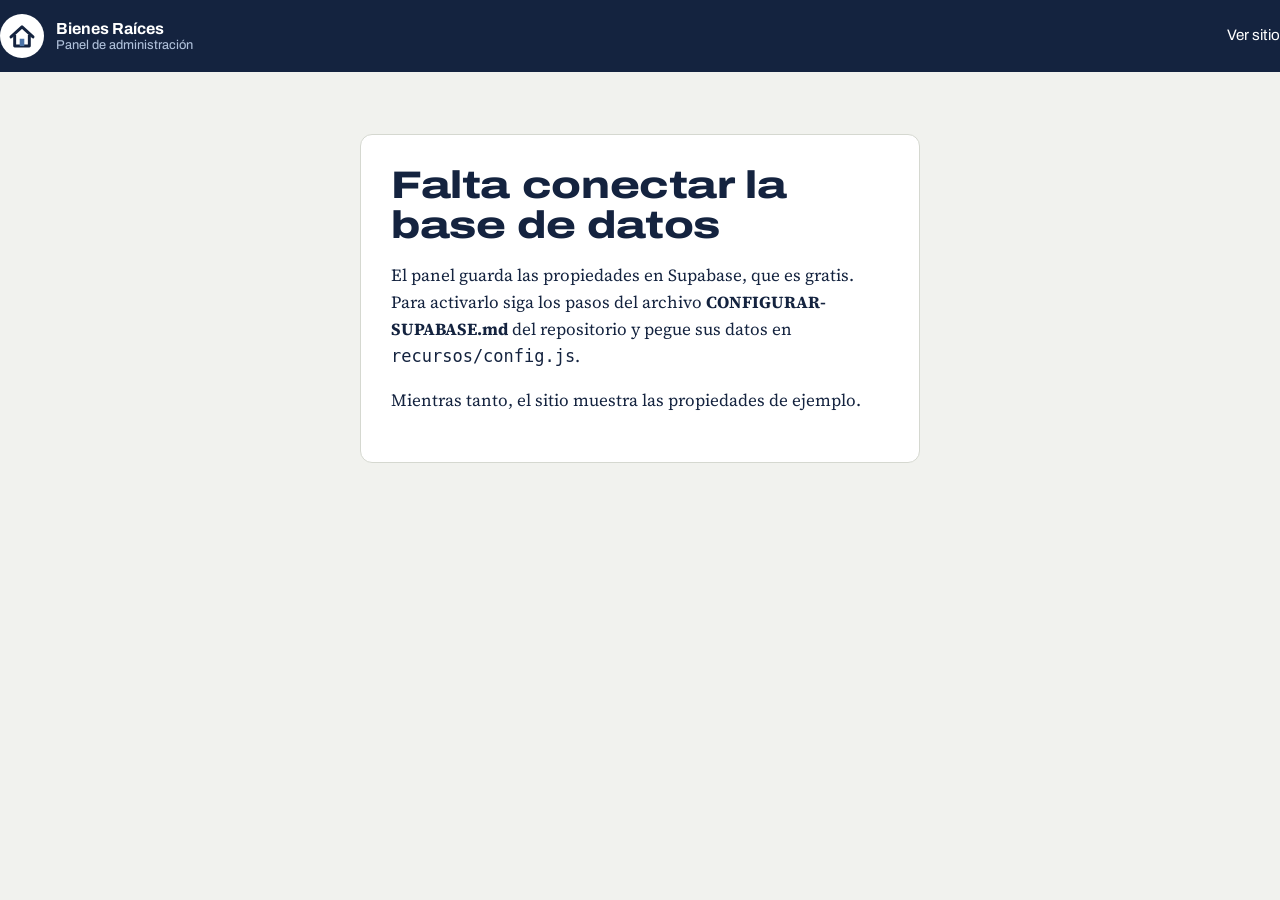
<file: admin.html>
<!doctype html>
<html lang="es-MX">
<head>
<meta charset="utf-8">
<meta name="viewport" content="width=device-width, initial-scale=1">
<title>Administrar casas | Bienes Raíces Monterrey</title>
<meta name="robots" content="noindex, nofollow">
<meta name="theme-color" content="#14233F">
<link rel="icon" href="data:image/svg+xml,%3Csvg xmlns=%22http://www.w3.org/2000/svg%22 viewBox=%220 0 48 48%22%3E%3Ccircle cx=%2224%22 cy=%2224%22 r=%2224%22 fill=%22%2314233F%22/%3E%3Cpath d=%22M12 25 24 14l12 11M16 23v12h16V23%22 fill=%22none%22 stroke=%22%23fff%22 stroke-width=%223.4%22 stroke-linejoin=%22round%22/%3E%3C/svg%3E">
<link rel="preconnect" href="https://fonts.googleapis.com">
<link rel="preconnect" href="https://fonts.gstatic.com" crossorigin>
<link href="https://fonts.googleapis.com/css2?family=Archivo:wdth,wght@100..125,400..800&family=Source+Serif+4:ital,opsz,wght@0,8..60,400..600;1,8..60,400&display=swap" rel="stylesheet">
<link rel="stylesheet" href="recursos/leaflet/leaflet.css">
<link rel="stylesheet" href="recursos/propiedades.css?v=4">
<link rel="stylesheet" href="recursos/admin.css?v=4">
</head>
<body class="pagina-admin">

<header class="cabecera">
  <div class="contenedor barra">
    <a class="marca" href="index.html" aria-label="Ver el sitio">
      <svg class="logo-casa" viewBox="0 0 48 48" aria-hidden="true"><circle cx="24" cy="24" r="24" fill="#fff"/><path d="M12 25 24 14l12 11" fill="none" stroke="#14233F" stroke-width="3.2" stroke-linecap="round" stroke-linejoin="round"/><path d="M16 23v12h16V23" fill="none" stroke="#14233F" stroke-width="3.2" stroke-linejoin="round"/><rect x="21.5" y="27" width="5" height="8" fill="#4C74A8"/></svg>
      <span>Bienes Raíces<small>Panel de administración</small></span>
    </a>
    <nav aria-label="Panel">
      <a href="index.html" target="_blank" rel="noopener">Ver sitio</a>
      <span class="usuario" id="usuario" hidden></span>
      <button class="boton claro" type="button" id="salir" hidden>Cerrar sesión</button>
    </nav>
  </div>
</header>

<main class="contenedor">

  <!-- Sin conectar -->
  <section class="caja" id="sin-config" hidden>
    <h1>Falta conectar la base de datos</h1>
    <p>El panel guarda las propiedades en Supabase, que es gratis. Para activarlo siga los pasos del archivo <b>CONFIGURAR-SUPABASE.md</b> del repositorio y pegue sus datos en <code>recursos/config.js</code>.</p>
    <p>Mientras tanto, el sitio muestra las propiedades de ejemplo.</p>
  </section>

  <!-- Entrar -->
  <section class="caja entrar" id="entrar" hidden>
    <h1>Entrar al panel</h1>
    <form id="form-entrar" novalidate>
      <label class="campo">Correo<input type="email" name="email" autocomplete="username" required></label>
      <label class="campo">Contraseña<input type="password" name="password" autocomplete="current-password" required></label>
      <p class="mensaje" id="msg-entrar" role="alert"></p>
      <button class="boton" type="submit">Entrar</button>
      <button class="enlace" type="button" id="olvide">Olvidé mi contraseña</button>
    </form>
  </section>

  <!-- Nueva contraseña (al llegar desde el correo de recuperación) -->
  <section class="caja entrar" id="nueva-clave" hidden>
    <h1>Nueva contraseña</h1>
    <form id="form-clave" novalidate>
      <label class="campo">Escriba su nueva contraseña<input type="password" name="password" autocomplete="new-password" minlength="8" required></label>
      <p class="mensaje" id="msg-clave" role="alert"></p>
      <button class="boton" type="submit">Guardar contraseña</button>
    </form>
  </section>

  <!-- Panel -->
  <section id="panel" hidden>
    <div class="panel-encabezado">
      <div>
        <h1>Casas en venta</h1>
        <p class="conteo" id="conteo-admin"></p>
      </div>
      <div class="panel-acciones">
        <label class="buscar"><span class="oculto">Buscar</span><input type="search" id="buscar" placeholder="Buscar por clave, colonia o municipio"></label>
        <button class="boton" type="button" id="agregar"><span aria-hidden="true">+</span> Agregar casa</button>
      </div>
    </div>
    <p class="mensaje" id="msg-panel" role="status"></p>
    <div class="tabla-envoltura">
      <table class="tabla">
        <thead><tr><th>Foto</th><th>Propiedad</th><th>Recámaras</th><th>Precio</th><th>Visible</th><th><span class="oculto">Acciones</span></th></tr></thead>
        <tbody id="filas"></tbody>
      </table>
    </div>
  </section>
</main>

<!-- Editor de una propiedad -->
<dialog class="editor" id="editor" aria-labelledby="titulo-editor">
  <form id="form-propiedad" novalidate>
    <header class="editor-cabecera">
      <h2 id="titulo-editor">Agregar casa</h2>
      <button class="cerrar" type="button" data-cancelar aria-label="Cerrar">×</button>
    </header>
    <div class="editor-cuerpo">
      <fieldset class="grupo">
        <legend>Datos principales</legend>
        <div class="rejilla-campos">
          <label class="campo">Clave<input name="clave" required maxlength="20"></label>
          <input type="hidden" name="operacion" value="venta"><input type="hidden" name="tipo" value="Casa">
          <label class="campo">Precio de venta en pesos<input name="precio" type="number" min="0" step="1000" inputmode="numeric" required></label>
          <label class="campo">Colonia<input name="colonia" required></label>
          <label class="campo">Municipio<input name="municipio" required list="municipios"></label>
        </div>
        <datalist id="municipios">
          <option>Monterrey</option><option>San Pedro Garza García</option><option>Guadalupe</option><option>San Nicolás de los Garza</option>
          <option>Apodaca</option><option>General Escobedo</option><option>Santa Catarina</option><option>García</option><option>Juárez</option><option>Santiago</option>
        </datalist>
      </fieldset>

      <fieldset class="grupo">
        <legend>Características <small>(deje 0 si no aplica)</small></legend>
        <div class="rejilla-campos chicos">
          <label class="campo">Recámaras<input name="recamaras" type="number" min="0" step="1" value="0"></label>
          <label class="campo">Baños<input name="banos" type="number" min="0" step="0.5" value="0"></label>
          <label class="campo">Estacionamientos<input name="estacionamientos" type="number" min="0" step="1" value="0"></label>
          <label class="campo">Construcción m²<input name="construccion" type="number" min="0" step="1" value="0"></label>
          <label class="campo">Terreno m²<input name="terreno" type="number" min="0" step="1" value="0"></label>
        </div>
        <label class="campo">Descripción<textarea name="descripcion" rows="4" maxlength="1500"></textarea></label>
      </fieldset>

      <fieldset class="grupo">
        <legend>Ubicación</legend>
        <p class="ayuda">Toque el mapa o arrastre el marcador hasta donde está la propiedad.</p>
        <div class="ubicar">
          <button class="boton secundario chico" type="button" id="ubicar-colonia">Buscar la colonia en el mapa</button>
          <span class="coordenadas" id="coordenadas">Sin ubicación</span>
        </div>
        <div id="mapa-editor"></div>
        <input type="hidden" name="lat"><input type="hidden" name="lng">
      </fieldset>

      <fieldset class="grupo">
        <legend>Fotos</legend>
        <p class="ayuda">La primera es la que sale en el catálogo y en el mapa. Se reducen solas para que carguen rápido.</p>
        <div class="fotos" id="fotos"></div>
        <label class="boton secundario chico subir">
          <input type="file" id="subir-fotos" accept="image/*" multiple>Agregar fotos
        </label>
        <p class="mensaje" id="msg-fotos" role="status"></p>
      </fieldset>

      <label class="interruptor"><input type="checkbox" name="visible" checked> Mostrar en el sitio</label>
    </div>
    <footer class="editor-pie">
      <p class="mensaje" id="msg-editor" role="alert"></p>
      <button class="enlace peligro" type="button" id="borrar" hidden>Borrar propiedad</button>
      <button class="boton secundario" type="button" data-cancelar>Cancelar</button>
      <button class="boton" type="submit" id="guardar">Guardar</button>
    </footer>
  </form>
</dialog>

<script src="recursos/config.js?v=4"></script>
<script src="recursos/supabase/supabase.js"></script>
<script src="recursos/leaflet/leaflet.js"></script>
<script src="recursos/propiedades.js?v=4"></script>
<script src="recursos/admin.js?v=4"></script>
</body>
</html>
</file>
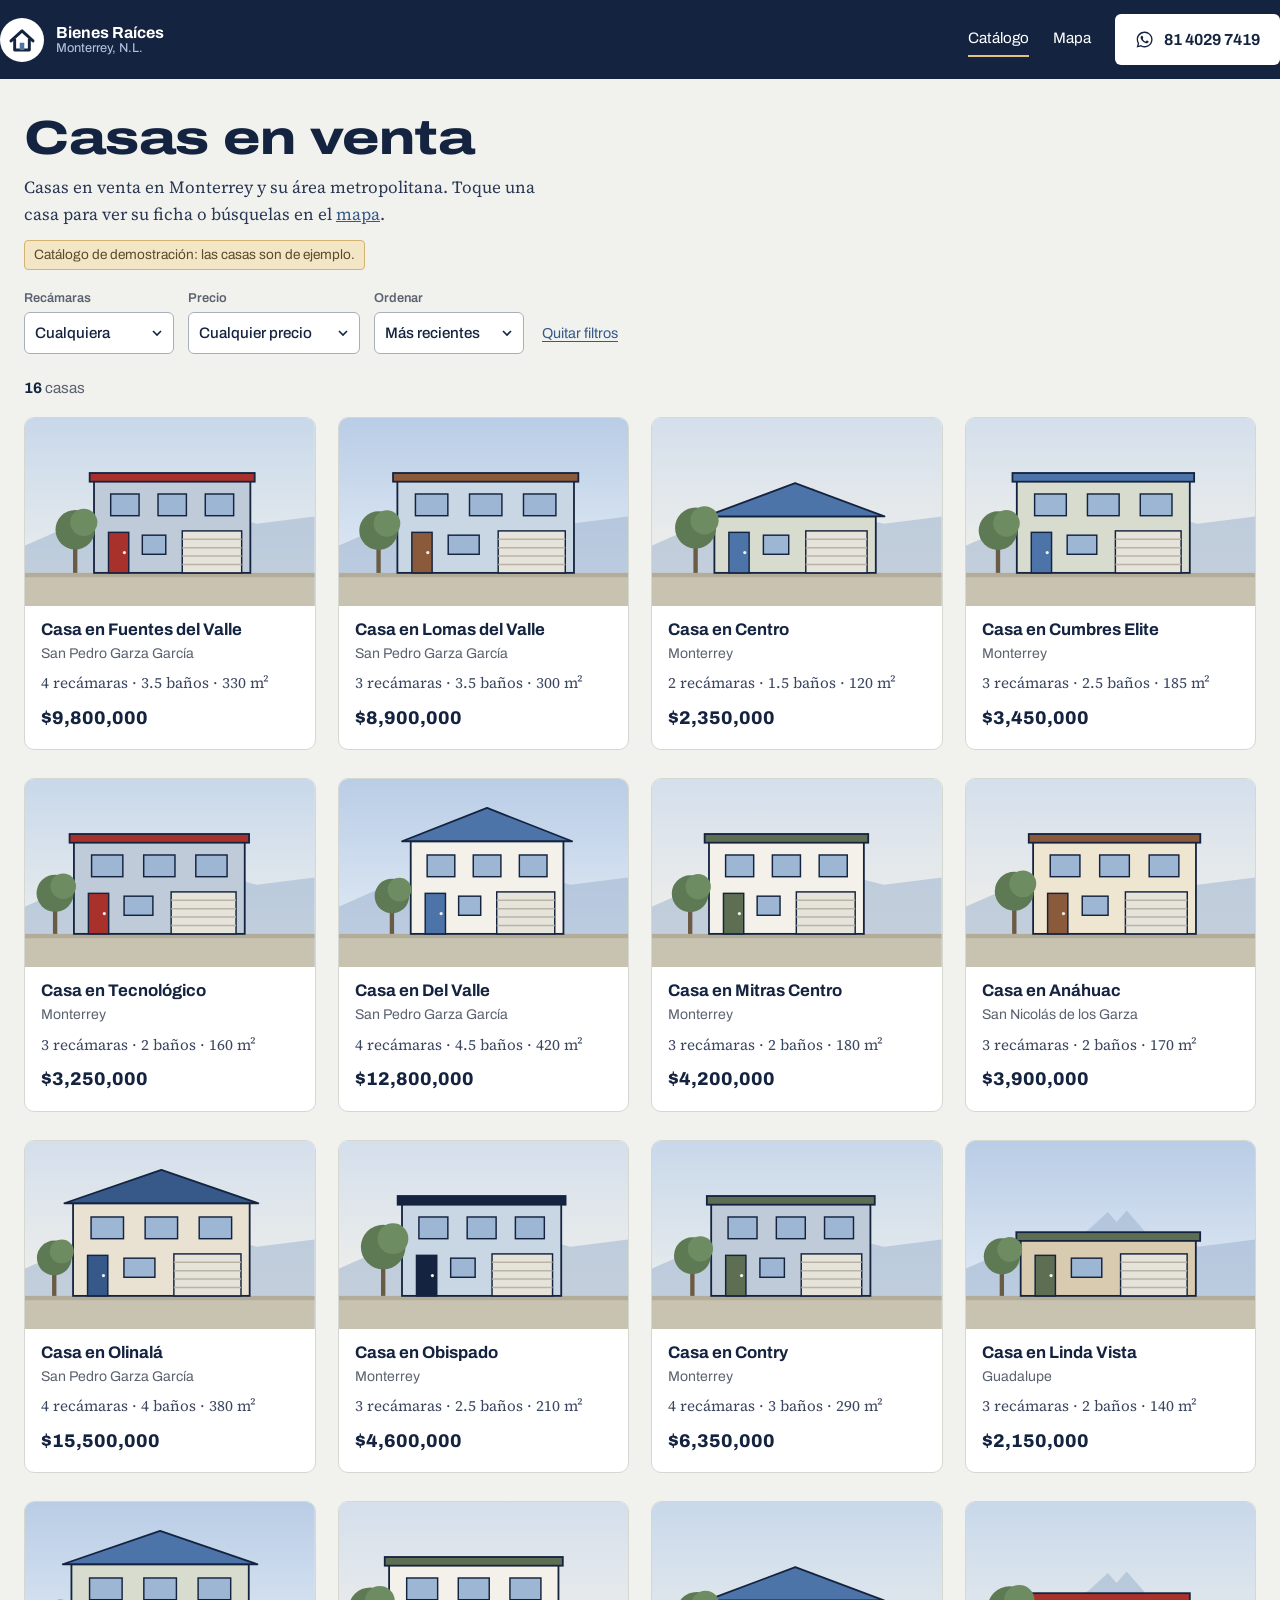
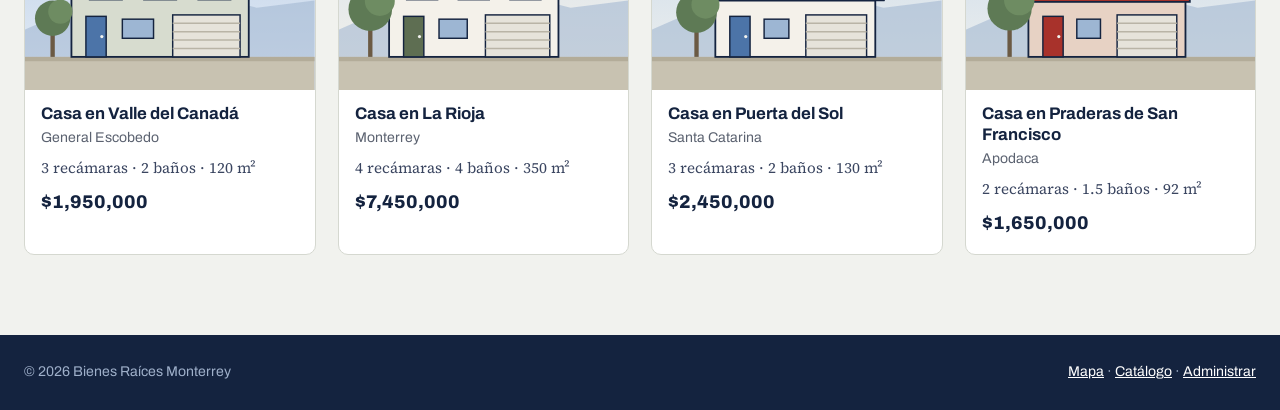
<file: catalogo.html>
<!doctype html>
<html lang="es-MX">
<head>
<meta charset="utf-8">
<meta name="viewport" content="width=device-width, initial-scale=1">
<title>Casas en venta en Monterrey | Bienes Raíces Monterrey</title>
<meta name="description" content="Catálogo de casas en venta en Monterrey y su área metropolitana. Pregunte por cualquier casa por WhatsApp.">
<meta name="theme-color" content="#14233F">
<link rel="icon" href="data:image/svg+xml,%3Csvg xmlns=%22http://www.w3.org/2000/svg%22 viewBox=%220 0 48 48%22%3E%3Ccircle cx=%2224%22 cy=%2224%22 r=%2224%22 fill=%22%2314233F%22/%3E%3Cpath d=%22M12 25 24 14l12 11M16 23v12h16V23%22 fill=%22none%22 stroke=%22%23fff%22 stroke-width=%223.4%22 stroke-linejoin=%22round%22/%3E%3C/svg%3E">
<meta property="og:type" content="website">
<meta property="og:locale" content="es_MX">
<meta property="og:title" content="Propiedades en Monterrey · Bienes Raíces Monterrey">
<meta property="og:description" content="Casas en venta en Monterrey.">
<link rel="preconnect" href="https://fonts.googleapis.com">
<link rel="preconnect" href="https://fonts.gstatic.com" crossorigin>
<link href="https://fonts.googleapis.com/css2?family=Archivo:wdth,wght@100..125,400..800&family=Source+Serif+4:ital,opsz,wght@0,8..60,400..600;1,8..60,400&display=swap" rel="stylesheet">
<link rel="stylesheet" href="recursos/propiedades.css?v=4">
</head>
<body>

<svg width="0" height="0" style="position:absolute" aria-hidden="true">
  <symbol id="wa" viewBox="0 0 24 24"><path fill="currentColor" d="M12.04 2C6.58 2 2.13 6.45 2.13 11.91c0 1.75.46 3.45 1.32 4.95L2.05 22l5.25-1.38a9.9 9.9 0 0 0 4.74 1.21h.01c5.46 0 9.91-4.45 9.91-9.91 0-2.65-1.03-5.14-2.9-7.01A9.82 9.82 0 0 0 12.04 2Zm0 18.15h-.01a8.23 8.23 0 0 1-4.2-1.15l-.3-.18-3.12.82.83-3.04-.2-.31a8.2 8.2 0 0 1-1.26-4.38c0-4.54 3.7-8.24 8.25-8.24 2.2 0 4.27.86 5.83 2.42a8.18 8.18 0 0 1 2.41 5.83c0 4.54-3.7 8.23-8.23 8.23Zm4.52-6.16c-.25-.12-1.47-.72-1.69-.81-.23-.08-.39-.12-.56.13-.17.25-.64.81-.78.97-.14.17-.29.19-.54.06-.25-.12-1.05-.39-1.99-1.23-.74-.66-1.23-1.47-1.38-1.72-.14-.25-.02-.38.11-.51.11-.11.25-.29.37-.43.13-.15.17-.25.25-.42.08-.17.04-.31-.02-.43-.06-.12-.56-1.34-.76-1.84-.2-.48-.41-.42-.56-.43h-.48a.92.92 0 0 0-.66.31c-.23.25-.87.85-.87 2.07 0 1.22.89 2.4 1.02 2.57.12.17 1.75 2.67 4.23 3.74.59.26 1.05.41 1.41.52.59.19 1.13.16 1.56.1.48-.07 1.47-.6 1.67-1.18.21-.58.21-1.07.14-1.18-.06-.1-.22-.16-.47-.28Z"/></symbol>
</svg>

<header class="cabecera">
  <div class="contenedor barra">
    <a class="marca" href="index.html" aria-label="Bienes Raíces Monterrey, inicio">
      <svg class="logo-casa" viewBox="0 0 48 48" aria-hidden="true"><circle cx="24" cy="24" r="24" fill="#fff"/><path d="M12 25 24 14l12 11" fill="none" stroke="#14233F" stroke-width="3.2" stroke-linecap="round" stroke-linejoin="round"/><path d="M16 23v12h16V23" fill="none" stroke="#14233F" stroke-width="3.2" stroke-linejoin="round"/><rect x="21.5" y="27" width="5" height="8" fill="#4C74A8"/></svg>
      <span>Bienes Raíces<small>Monterrey, N.L.</small></span>
    </a>
    <nav aria-label="Principal">
      <a href="catalogo.html" aria-current="page">Catálogo</a>
      <a href="index.html" data-conservar-filtros>Mapa</a>
      <a class="boton claro" href="https://wa.me/528140297419" target="_blank" rel="noopener"><svg aria-hidden="true"><use href="#wa"/></svg><span>81 4029 7419</span></a>
    </nav>
  </div>
</header>

<main class="contenedor">
  <div class="titular">
    <h1>Casas en venta</h1>
    <p>Casas en venta en Monterrey y su área metropolitana. Toque una casa para ver su ficha o búsquelas en el <a href="index.html" data-conservar-filtros>mapa</a>.</p>
    <span class="aviso-demo">Catálogo de demostración: las casas son de ejemplo.</span>
  </div>

  <form class="filtros" id="filtros" aria-label="Filtrar propiedades">
    <label>Recámaras
      <select name="recamaras">
        <option value="">Cualquiera</option>
        <option value="1">1 o más</option><option value="2">2 o más</option><option value="3">3 o más</option><option value="4">4 o más</option>
      </select>
    </label>
    <label>Precio
      <select name="precio"></select>
    </label>
    <label>Ordenar
      <select name="orden" data-defecto="recientes">
        <option value="recientes">Más recientes</option>
        <option value="precio-asc">Menor precio</option>
        <option value="precio-desc">Mayor precio</option>
        <option value="tamano">Más grandes</option>
      </select>
    </label>
    <button class="limpiar" type="reset">Quitar filtros</button>
  </form>

  <p class="conteo" id="conteo" aria-live="polite" style="margin:22px 0 16px"></p>
  <div class="rejilla" id="rejilla"></div>
  <div style="height:80px"></div>
</main>

<footer class="pie">
  <div class="contenedor">
    <span>© <span id="anio"></span> Bienes Raíces Monterrey</span>
    <span><a href="index.html">Mapa</a> · <a href="catalogo.html">Catálogo</a> · <a href="admin.html">Administrar</a></span>
  </div>
</footer>

<a class="flotante" href="https://wa.me/528140297419" target="_blank" rel="noopener" aria-label="Escribir por WhatsApp"><svg aria-hidden="true"><use href="#wa"/></svg></a>

<script src="recursos/config.js?v=4"></script>
<script src="recursos/supabase/supabase.js"></script>
<script src="recursos/propiedades-datos.js?v=4"></script>
<script src="recursos/propiedades.js?v=4"></script>
<script>
window.Propiedades.cargar().then(function(){
  const P = window.Propiedades;
  const form = document.getElementById('filtros');
  const rejilla = document.getElementById('rejilla');
  const conteo = document.getElementById('conteo');

  function pintar(){
    const r = P.filtrar(form);
    conteo.innerHTML = r.length === 1 ? '<b>1</b> casa' : `<b>${r.length}</b> casas`;
    rejilla.innerHTML = r.length ? r.map(P.tarjeta).join('')
      : `<p class="vacio">${P.error ? 'No se pudieron cargar las casas. Revise su conexión y recargue la página.' : 'No hay casas con esos filtros. Pruebe quitando alguno.'}</p>`;
  }

  P.leerFiltros(form);
  form.addEventListener('change', e => {
    P.guardarFiltros(form); pintar();
  });
  form.addEventListener('reset', () => setTimeout(() => { P.opcionesPrecio(form); P.guardarFiltros(form); pintar(); }));
  rejilla.addEventListener('click', e => {
    const b = e.target.closest('[data-abrir]');
    if (b) P.abrirFicha(b.dataset.abrir);
  });
  P.guardarFiltros(form);
  pintar();

  // Abrir la ficha si la dirección trae la clave (por ejemplo catalogo.html#P-101)
  if (location.hash) P.abrirFicha(decodeURIComponent(location.hash.slice(1)));
});
</script>
</body>
</html>
</file>
<file: recursos/leaflet/leaflet.css>
/* required styles */

.leaflet-pane,
.leaflet-tile,
.leaflet-marker-icon,
.leaflet-marker-shadow,
.leaflet-tile-container,
.leaflet-pane > svg,
.leaflet-pane > canvas,
.leaflet-zoom-box,
.leaflet-image-layer,
.leaflet-layer {
	position: absolute;
	left: 0;
	top: 0;
	}
.leaflet-container {
	overflow: hidden;
	}
.leaflet-tile,
.leaflet-marker-icon,
.leaflet-marker-shadow {
	-webkit-user-select: none;
	   -moz-user-select: none;
	        user-select: none;
	  -webkit-user-drag: none;
	}
/* Prevents IE11 from highlighting tiles in blue */
.leaflet-tile::selection {
	background: transparent;
}
/* Safari renders non-retina tile on retina better with this, but Chrome is worse */
.leaflet-safari .leaflet-tile {
	image-rendering: -webkit-optimize-contrast;
	}
/* hack that prevents hw layers "stretching" when loading new tiles */
.leaflet-safari .leaflet-tile-container {
	width: 1600px;
	height: 1600px;
	-webkit-transform-origin: 0 0;
	}
.leaflet-marker-icon,
.leaflet-marker-shadow {
	display: block;
	}
/* .leaflet-container svg: reset svg max-width decleration shipped in Joomla! (joomla.org) 3.x */
/* .leaflet-container img: map is broken in FF if you have max-width: 100% on tiles */
.leaflet-container .leaflet-overlay-pane svg {
	max-width: none !important;
	max-height: none !important;
	}
.leaflet-container .leaflet-marker-pane img,
.leaflet-container .leaflet-shadow-pane img,
.leaflet-container .leaflet-tile-pane img,
.leaflet-container img.leaflet-image-layer,
.leaflet-container .leaflet-tile {
	max-width: none !important;
	max-height: none !important;
	width: auto;
	padding: 0;
	}

.leaflet-container img.leaflet-tile {
	/* See: https://bugs.chromium.org/p/chromium/issues/detail?id=600120 */
	mix-blend-mode: plus-lighter;
}

.leaflet-container.leaflet-touch-zoom {
	-ms-touch-action: pan-x pan-y;
	touch-action: pan-x pan-y;
	}
.leaflet-container.leaflet-touch-drag {
	-ms-touch-action: pinch-zoom;
	/* Fallback for FF which doesn't support pinch-zoom */
	touch-action: none;
	touch-action: pinch-zoom;
}
.leaflet-container.leaflet-touch-drag.leaflet-touch-zoom {
	-ms-touch-action: none;
	touch-action: none;
}
.leaflet-container {
	-webkit-tap-highlight-color: transparent;
}
.leaflet-container a {
	-webkit-tap-highlight-color: rgba(51, 181, 229, 0.4);
}
.leaflet-tile {
	filter: inherit;
	visibility: hidden;
	}
.leaflet-tile-loaded {
	visibility: inherit;
	}
.leaflet-zoom-box {
	width: 0;
	height: 0;
	-moz-box-sizing: border-box;
	     box-sizing: border-box;
	z-index: 800;
	}
/* workaround for https://bugzilla.mozilla.org/show_bug.cgi?id=888319 */
.leaflet-overlay-pane svg {
	-moz-user-select: none;
	}

.leaflet-pane         { z-index: 400; }

.leaflet-tile-pane    { z-index: 200; }
.leaflet-overlay-pane { z-index: 400; }
.leaflet-shadow-pane  { z-index: 500; }
.leaflet-marker-pane  { z-index: 600; }
.leaflet-tooltip-pane   { z-index: 650; }
.leaflet-popup-pane   { z-index: 700; }

.leaflet-map-pane canvas { z-index: 100; }
.leaflet-map-pane svg    { z-index: 200; }

.leaflet-vml-shape {
	width: 1px;
	height: 1px;
	}
.lvml {
	behavior: url(#default#VML);
	display: inline-block;
	position: absolute;
	}


/* control positioning */

.leaflet-control {
	position: relative;
	z-index: 800;
	pointer-events: visiblePainted; /* IE 9-10 doesn't have auto */
	pointer-events: auto;
	}
.leaflet-top,
.leaflet-bottom {
	position: absolute;
	z-index: 1000;
	pointer-events: none;
	}
.leaflet-top {
	top: 0;
	}
.leaflet-right {
	right: 0;
	}
.leaflet-bottom {
	bottom: 0;
	}
.leaflet-left {
	left: 0;
	}
.leaflet-control {
	float: left;
	clear: both;
	}
.leaflet-right .leaflet-control {
	float: right;
	}
.leaflet-top .leaflet-control {
	margin-top: 10px;
	}
.leaflet-bottom .leaflet-control {
	margin-bottom: 10px;
	}
.leaflet-left .leaflet-control {
	margin-left: 10px;
	}
.leaflet-right .leaflet-control {
	margin-right: 10px;
	}


/* zoom and fade animations */

.leaflet-fade-anim .leaflet-popup {
	opacity: 0;
	-webkit-transition: opacity 0.2s linear;
	   -moz-transition: opacity 0.2s linear;
	        transition: opacity 0.2s linear;
	}
.leaflet-fade-anim .leaflet-map-pane .leaflet-popup {
	opacity: 1;
	}
.leaflet-zoom-animated {
	-webkit-transform-origin: 0 0;
	    -ms-transform-origin: 0 0;
	        transform-origin: 0 0;
	}
svg.leaflet-zoom-animated {
	will-change: transform;
}

.leaflet-zoom-anim .leaflet-zoom-animated {
	-webkit-transition: -webkit-transform 0.25s cubic-bezier(0,0,0.25,1);
	   -moz-transition:    -moz-transform 0.25s cubic-bezier(0,0,0.25,1);
	        transition:         transform 0.25s cubic-bezier(0,0,0.25,1);
	}
.leaflet-zoom-anim .leaflet-tile,
.leaflet-pan-anim .leaflet-tile {
	-webkit-transition: none;
	   -moz-transition: none;
	        transition: none;
	}

.leaflet-zoom-anim .leaflet-zoom-hide {
	visibility: hidden;
	}


/* cursors */

.leaflet-interactive {
	cursor: pointer;
	}
.leaflet-grab {
	cursor: -webkit-grab;
	cursor:    -moz-grab;
	cursor:         grab;
	}
.leaflet-crosshair,
.leaflet-crosshair .leaflet-interactive {
	cursor: crosshair;
	}
.leaflet-popup-pane,
.leaflet-control {
	cursor: auto;
	}
.leaflet-dragging .leaflet-grab,
.leaflet-dragging .leaflet-grab .leaflet-interactive,
.leaflet-dragging .leaflet-marker-draggable {
	cursor: move;
	cursor: -webkit-grabbing;
	cursor:    -moz-grabbing;
	cursor:         grabbing;
	}

/* marker & overlays interactivity */
.leaflet-marker-icon,
.leaflet-marker-shadow,
.leaflet-image-layer,
.leaflet-pane > svg path,
.leaflet-tile-container {
	pointer-events: none;
	}

.leaflet-marker-icon.leaflet-interactive,
.leaflet-image-layer.leaflet-interactive,
.leaflet-pane > svg path.leaflet-interactive,
svg.leaflet-image-layer.leaflet-interactive path {
	pointer-events: visiblePainted; /* IE 9-10 doesn't have auto */
	pointer-events: auto;
	}

/* visual tweaks */

.leaflet-container {
	background: #ddd;
	outline-offset: 1px;
	}
.leaflet-container a {
	color: #0078A8;
	}
.leaflet-zoom-box {
	border: 2px dotted #38f;
	background: rgba(255,255,255,0.5);
	}


/* general typography */
.leaflet-container {
	font-family: "Helvetica Neue", Arial, Helvetica, sans-serif;
	font-size: 12px;
	font-size: 0.75rem;
	line-height: 1.5;
	}


/* general toolbar styles */

.leaflet-bar {
	box-shadow: 0 1px 5px rgba(0,0,0,0.65);
	border-radius: 4px;
	}
.leaflet-bar a {
	background-color: #fff;
	border-bottom: 1px solid #ccc;
	width: 26px;
	height: 26px;
	line-height: 26px;
	display: block;
	text-align: center;
	text-decoration: none;
	color: black;
	}
.leaflet-bar a,
.leaflet-control-layers-toggle {
	background-position: 50% 50%;
	background-repeat: no-repeat;
	display: block;
	}
.leaflet-bar a:hover,
.leaflet-bar a:focus {
	background-color: #f4f4f4;
	}
.leaflet-bar a:first-child {
	border-top-left-radius: 4px;
	border-top-right-radius: 4px;
	}
.leaflet-bar a:last-child {
	border-bottom-left-radius: 4px;
	border-bottom-right-radius: 4px;
	border-bottom: none;
	}
.leaflet-bar a.leaflet-disabled {
	cursor: default;
	background-color: #f4f4f4;
	color: #bbb;
	}

.leaflet-touch .leaflet-bar a {
	width: 30px;
	height: 30px;
	line-height: 30px;
	}
.leaflet-touch .leaflet-bar a:first-child {
	border-top-left-radius: 2px;
	border-top-right-radius: 2px;
	}
.leaflet-touch .leaflet-bar a:last-child {
	border-bottom-left-radius: 2px;
	border-bottom-right-radius: 2px;
	}

/* zoom control */

.leaflet-control-zoom-in,
.leaflet-control-zoom-out {
	font: bold 18px 'Lucida Console', Monaco, monospace;
	text-indent: 1px;
	}

.leaflet-touch .leaflet-control-zoom-in, .leaflet-touch .leaflet-control-zoom-out  {
	font-size: 22px;
	}


/* layers control */

.leaflet-control-layers {
	box-shadow: 0 1px 5px rgba(0,0,0,0.4);
	background: #fff;
	border-radius: 5px;
	}
.leaflet-control-layers-toggle {
	background-image: url(images/layers.png);
	width: 36px;
	height: 36px;
	}
.leaflet-retina .leaflet-control-layers-toggle {
	background-image: url(images/layers-2x.png);
	background-size: 26px 26px;
	}
.leaflet-touch .leaflet-control-layers-toggle {
	width: 44px;
	height: 44px;
	}
.leaflet-control-layers .leaflet-control-layers-list,
.leaflet-control-layers-expanded .leaflet-control-layers-toggle {
	display: none;
	}
.leaflet-control-layers-expanded .leaflet-control-layers-list {
	display: block;
	position: relative;
	}
.leaflet-control-layers-expanded {
	padding: 6px 10px 6px 6px;
	color: #333;
	background: #fff;
	}
.leaflet-control-layers-scrollbar {
	overflow-y: scroll;
	overflow-x: hidden;
	padding-right: 5px;
	}
.leaflet-control-layers-selector {
	margin-top: 2px;
	position: relative;
	top: 1px;
	}
.leaflet-control-layers label {
	display: block;
	font-size: 13px;
	font-size: 1.08333em;
	}
.leaflet-control-layers-separator {
	height: 0;
	border-top: 1px solid #ddd;
	margin: 5px -10px 5px -6px;
	}

/* Default icon URLs */
.leaflet-default-icon-path { /* used only in path-guessing heuristic, see L.Icon.Default */
	background-image: url(images/marker-icon.png);
	}


/* attribution and scale controls */

.leaflet-container .leaflet-control-attribution {
	background: #fff;
	background: rgba(255, 255, 255, 0.8);
	margin: 0;
	}
.leaflet-control-attribution,
.leaflet-control-scale-line {
	padding: 0 5px;
	color: #333;
	line-height: 1.4;
	}
.leaflet-control-attribution a {
	text-decoration: none;
	}
.leaflet-control-attribution a:hover,
.leaflet-control-attribution a:focus {
	text-decoration: underline;
	}
.leaflet-attribution-flag {
	display: inline !important;
	vertical-align: baseline !important;
	width: 1em;
	height: 0.6669em;
	}
.leaflet-left .leaflet-control-scale {
	margin-left: 5px;
	}
.leaflet-bottom .leaflet-control-scale {
	margin-bottom: 5px;
	}
.leaflet-control-scale-line {
	border: 2px solid #777;
	border-top: none;
	line-height: 1.1;
	padding: 2px 5px 1px;
	white-space: nowrap;
	-moz-box-sizing: border-box;
	     box-sizing: border-box;
	background: rgba(255, 255, 255, 0.8);
	text-shadow: 1px 1px #fff;
	}
.leaflet-control-scale-line:not(:first-child) {
	border-top: 2px solid #777;
	border-bottom: none;
	margin-top: -2px;
	}
.leaflet-control-scale-line:not(:first-child):not(:last-child) {
	border-bottom: 2px solid #777;
	}

.leaflet-touch .leaflet-control-attribution,
.leaflet-touch .leaflet-control-layers,
.leaflet-touch .leaflet-bar {
	box-shadow: none;
	}
.leaflet-touch .leaflet-control-layers,
.leaflet-touch .leaflet-bar {
	border: 2px solid rgba(0,0,0,0.2);
	background-clip: padding-box;
	}


/* popup */

.leaflet-popup {
	position: absolute;
	text-align: center;
	margin-bottom: 20px;
	}
.leaflet-popup-content-wrapper {
	padding: 1px;
	text-align: left;
	border-radius: 12px;
	}
.leaflet-popup-content {
	margin: 13px 24px 13px 20px;
	line-height: 1.3;
	font-size: 13px;
	font-size: 1.08333em;
	min-height: 1px;
	}
.leaflet-popup-content p {
	margin: 17px 0;
	margin: 1.3em 0;
	}
.leaflet-popup-tip-container {
	width: 40px;
	height: 20px;
	position: absolute;
	left: 50%;
	margin-top: -1px;
	margin-left: -20px;
	overflow: hidden;
	pointer-events: none;
	}
.leaflet-popup-tip {
	width: 17px;
	height: 17px;
	padding: 1px;

	margin: -10px auto 0;
	pointer-events: auto;

	-webkit-transform: rotate(45deg);
	   -moz-transform: rotate(45deg);
	    -ms-transform: rotate(45deg);
	        transform: rotate(45deg);
	}
.leaflet-popup-content-wrapper,
.leaflet-popup-tip {
	background: white;
	color: #333;
	box-shadow: 0 3px 14px rgba(0,0,0,0.4);
	}
.leaflet-container a.leaflet-popup-close-button {
	position: absolute;
	top: 0;
	right: 0;
	border: none;
	text-align: center;
	width: 24px;
	height: 24px;
	font: 16px/24px Tahoma, Verdana, sans-serif;
	color: #757575;
	text-decoration: none;
	background: transparent;
	}
.leaflet-container a.leaflet-popup-close-button:hover,
.leaflet-container a.leaflet-popup-close-button:focus {
	color: #585858;
	}
.leaflet-popup-scrolled {
	overflow: auto;
	}

.leaflet-oldie .leaflet-popup-content-wrapper {
	-ms-zoom: 1;
	}
.leaflet-oldie .leaflet-popup-tip {
	width: 24px;
	margin: 0 auto;

	-ms-filter: "progid:DXImageTransform.Microsoft.Matrix(M11=0.70710678, M12=0.70710678, M21=-0.70710678, M22=0.70710678)";
	filter: progid:DXImageTransform.Microsoft.Matrix(M11=0.70710678, M12=0.70710678, M21=-0.70710678, M22=0.70710678);
	}

.leaflet-oldie .leaflet-control-zoom,
.leaflet-oldie .leaflet-control-layers,
.leaflet-oldie .leaflet-popup-content-wrapper,
.leaflet-oldie .leaflet-popup-tip {
	border: 1px solid #999;
	}


/* div icon */

.leaflet-div-icon {
	background: #fff;
	border: 1px solid #666;
	}


/* Tooltip */
/* Base styles for the element that has a tooltip */
.leaflet-tooltip {
	position: absolute;
	padding: 6px;
	background-color: #fff;
	border: 1px solid #fff;
	border-radius: 3px;
	color: #222;
	white-space: nowrap;
	-webkit-user-select: none;
	-moz-user-select: none;
	-ms-user-select: none;
	user-select: none;
	pointer-events: none;
	box-shadow: 0 1px 3px rgba(0,0,0,0.4);
	}
.leaflet-tooltip.leaflet-interactive {
	cursor: pointer;
	pointer-events: auto;
	}
.leaflet-tooltip-top:before,
.leaflet-tooltip-bottom:before,
.leaflet-tooltip-left:before,
.leaflet-tooltip-right:before {
	position: absolute;
	pointer-events: none;
	border: 6px solid transparent;
	background: transparent;
	content: "";
	}

/* Directions */

.leaflet-tooltip-bottom {
	margin-top: 6px;
}
.leaflet-tooltip-top {
	margin-top: -6px;
}
.leaflet-tooltip-bottom:before,
.leaflet-tooltip-top:before {
	left: 50%;
	margin-left: -6px;
	}
.leaflet-tooltip-top:before {
	bottom: 0;
	margin-bottom: -12px;
	border-top-color: #fff;
	}
.leaflet-tooltip-bottom:before {
	top: 0;
	margin-top: -12px;
	margin-left: -6px;
	border-bottom-color: #fff;
	}
.leaflet-tooltip-left {
	margin-left: -6px;
}
.leaflet-tooltip-right {
	margin-left: 6px;
}
.leaflet-tooltip-left:before,
.leaflet-tooltip-right:before {
	top: 50%;
	margin-top: -6px;
	}
.leaflet-tooltip-left:before {
	right: 0;
	margin-right: -12px;
	border-left-color: #fff;
	}
.leaflet-tooltip-right:before {
	left: 0;
	margin-left: -12px;
	border-right-color: #fff;
	}

/* Printing */

@media print {
	/* Prevent printers from removing background-images of controls. */
	.leaflet-control {
		-webkit-print-color-adjust: exact;
		print-color-adjust: exact;
		}
	}
</file>
<file: recursos/propiedades.css>
/* Estilos del catálogo y del mapa de propiedades.  */
:root{
  --tinta:#14233F; --acero:#4C74A8; --acero-osc:#36598A; --papel:#F1F2EE; --hoja:#FFFFFF;
  --manila:#E3C27E; --manila-osc:#CFA95E; --sello:#A8322B; --gris:#5B6270; --linea:#D5D8D0;
  --sans:"Archivo",system-ui,sans-serif; --serif:"Source Serif 4",Georgia,serif; --ancho:1280px;
}
*{box-sizing:border-box}
body{margin:0;background:var(--papel);color:var(--tinta);font-family:var(--serif);font-size:1.0625rem;line-height:1.6;-webkit-font-smoothing:antialiased}
img{max-width:100%;display:block}
a{color:var(--acero-osc)}
:focus-visible{outline:3px solid var(--acero);outline-offset:3px;border-radius:2px}
h1,h2,h3{font-family:var(--sans);font-stretch:125%;font-weight:800;line-height:1.05;letter-spacing:-.01em;margin:0}
p{margin:0 0 1em}
.contenedor{max-width:var(--ancho);margin:0 auto;padding:0 24px}

.boton{display:inline-flex;align-items:center;justify-content:center;gap:.6em;font-family:var(--sans);font-weight:650;font-size:1rem;text-decoration:none;
  background:var(--tinta);color:#fff;border:0;border-radius:6px;padding:.8em 1.25em;cursor:pointer;transition:background .15s}
.boton:hover{background:var(--acero-osc)}
.boton svg{width:1.2em;height:1.2em;flex:none}
.boton.claro{background:#fff;color:var(--tinta)}
.boton.claro:hover{background:#DCE6F3}
.boton.secundario{background:transparent;color:var(--tinta);box-shadow:inset 0 0 0 1.5px var(--tinta)}
.boton.secundario:hover{background:#E9EDF4}

/* Encabezado */
.cabecera{background:var(--tinta);color:#fff}
.barra{display:flex;align-items:center;justify-content:space-between;gap:16px;padding:14px 0}
.marca{display:flex;align-items:center;gap:12px;text-decoration:none;color:#fff}
.marca .logo-casa{width:44px;height:44px;flex:none}
.marca span{font-family:var(--sans);font-weight:700;font-size:1rem;line-height:1.1}
.marca small{display:block;font-weight:450;color:#AFC0DA;font-size:.8rem}
.barra nav{display:flex;align-items:center;gap:24px;font-family:var(--sans);font-size:.95rem}
.barra nav a:not(.boton){color:#fff;text-decoration:none;padding:4px 0;border-bottom:2px solid transparent}
.barra nav a:not(.boton):hover{border-color:#8EB0D8}
.barra nav a[aria-current="page"]{border-color:var(--manila)}

/* Título de la página y filtros */
.titular{padding:34px 0 18px}
.titular h1{font-size:clamp(2rem,4.4vw,3rem)}
.titular p{color:#2A3754;margin:10px 0 0;max-width:60ch}
.aviso-demo{display:inline-block;font-family:var(--sans);font-size:.85rem;background:#F3E6C6;color:#5B4A27;border:1px solid #D2B470;border-radius:4px;padding:3px 9px;margin-top:12px}

.filtros{display:flex;flex-wrap:wrap;align-items:end;gap:12px 14px;font-family:var(--sans)}
.filtros label{display:flex;flex-direction:column;gap:4px;font-size:.8rem;font-weight:600;color:var(--gris)}
.filtros select{font:inherit;font-size:.95rem;font-weight:500;color:var(--tinta);background:var(--hoja);border:1.5px solid #A9AFBA;border-radius:6px;padding:8px 30px 8px 10px;min-width:150px;
  appearance:none;background-image:url("data:image/svg+xml,%3Csvg xmlns='http://www.w3.org/2000/svg' viewBox='0 0 24 24'%3E%3Cpath fill='none' stroke='%2314233F' stroke-width='2.4' d='m6 9 6 6 6-6'/%3E%3C/svg%3E");
  background-repeat:no-repeat;background-position:right 8px center;background-size:16px;cursor:pointer}
.filtros select:disabled{opacity:.55;cursor:not-allowed}
.filtros select:focus{outline:none;border-color:var(--acero);box-shadow:0 0 0 3px #C9D7EC}
.segmentos{display:flex;border:1.5px solid #A9AFBA;border-radius:6px;overflow:hidden;background:var(--hoja)}
.segmentos input{position:absolute;opacity:0;pointer-events:none}
.segmentos label{flex-direction:row;font-size:.95rem;font-weight:550;color:var(--tinta);padding:8px 14px;cursor:pointer;border-left:1.5px solid #A9AFBA}
.segmentos label:first-of-type{border-left:0}
.segmentos label:has(input:checked){background:var(--tinta);color:#fff}
.segmentos label:has(input:focus-visible){outline:3px solid var(--acero);outline-offset:-3px}
.filtros fieldset{border:0;margin:0;padding:0;display:flex;flex-direction:column;gap:4px}
.filtros legend{font-size:.8rem;font-weight:600;color:var(--gris);padding:0;margin-bottom:4px}
.limpiar{font:inherit;font-size:.9rem;background:none;border:0;color:var(--acero-osc);text-decoration:underline;text-underline-offset:3px;cursor:pointer;padding:9px 4px}
.conteo{font-family:var(--sans);font-size:.95rem;color:var(--gris);margin:0}
.conteo b{color:var(--tinta)}

/* Tarjetas */
.rejilla{display:grid;grid-template-columns:repeat(auto-fill,minmax(270px,1fr));gap:28px 22px}
.tarjeta{position:relative;background:var(--hoja);border:1px solid var(--linea);border-radius:10px;overflow:hidden;transition:box-shadow .18s,transform .18s,border-color .18s}
.tarjeta:hover,.tarjeta.activa{box-shadow:0 18px 36px -22px rgba(10,22,45,.55);transform:translateY(-2px);border-color:#B9C3D2}
.tarjeta.activa{border-color:var(--acero)}
.tarjeta-abrir{position:absolute;inset:0;z-index:2;background:none;border:0;cursor:pointer;border-radius:10px}
.tarjeta-img{position:relative;aspect-ratio:400/260;background:#DCE4EE;overflow:hidden}
.tarjeta-img svg,.tarjeta-img img{width:100%;height:100%;object-fit:cover;display:block}
.etiqueta{position:absolute;left:10px;top:10px;font-family:var(--sans);font-size:.78rem;font-weight:700;background:#fff;color:var(--tinta);border-radius:999px;padding:3px 10px;box-shadow:0 2px 6px rgba(0,0,0,.15)}
.etiqueta.renta{background:var(--manila)}
.tarjeta-texto{padding:14px 16px 16px}
.tarjeta h3{font-family:var(--sans);font-stretch:100%;font-weight:700;font-size:1.05rem;line-height:1.25;letter-spacing:0}
.tarjeta .lugar{font-family:var(--sans);font-size:.88rem;color:var(--gris);margin:2px 0 6px}
.tarjeta .resumen{font-size:.95rem;color:#3A4560;margin:0 0 8px}
.tarjeta .precio{font-family:var(--sans);font-weight:800;font-size:1.15rem;margin:0}
.tarjeta .precio small{font-weight:500;font-size:.85rem;color:var(--gris)}
.vacio{font-family:var(--sans);color:var(--gris);background:var(--hoja);border:1.5px dashed #B9C0CC;border-radius:10px;padding:34px;text-align:center}

/* Ficha (ventana con el detalle) */
dialog.ficha{width:min(760px,calc(100% - 32px));max-height:calc(100% - 40px);padding:0;border:0;border-radius:12px;background:var(--hoja);color:var(--tinta);
  box-shadow:0 40px 80px -30px rgba(10,22,45,.7);overflow:auto}
dialog.ficha::backdrop{background:rgba(20,35,63,.55)}
.ficha-img{background:#DCE4EE;aspect-ratio:400/210;overflow:hidden}
.ficha-img svg,.ficha-img img{width:100%;height:100%;object-fit:cover;display:block}
.ficha-texto{padding:34px 32px 30px}
.ficha .lugar{font-family:var(--sans);font-size:.9rem;color:var(--gris);margin:0 0 6px}
.ficha h2{font-size:clamp(1.6rem,3vw,2.1rem);margin-bottom:10px}
.ficha .precio{font-family:var(--sans);font-weight:800;font-size:1.5rem;color:var(--acero-osc);margin:0 0 18px}
.datos{display:grid;grid-template-columns:repeat(2,1fr);gap:0 18px;margin:0 0 18px;font-family:var(--sans)}
.datos div{display:flex;justify-content:space-between;gap:10px;padding:8px 0;border-bottom:1px solid var(--linea);font-size:.92rem}
.datos dt{color:var(--gris)}
.datos dd{margin:0;font-weight:650}
.ficha-acciones{display:flex;flex-wrap:wrap;gap:10px;margin-top:6px}
.cerrar{position:absolute;right:12px;top:12px;z-index:3;width:40px;height:40px;border-radius:50%;border:0;background:#fff;color:var(--tinta);font-size:1.6rem;line-height:1;cursor:pointer;box-shadow:0 3px 10px rgba(0,0,0,.2)}
.cerrar:hover{background:#E9EDF4}

/* Pie */
.pie{background:var(--tinta);color:#9FB0CA;font-family:var(--sans);font-size:.88rem;padding:26px 0}
.pie .contenedor{display:flex;justify-content:space-between;gap:16px;flex-wrap:wrap}
.pie a{color:#fff}

/* Botón flotante de WhatsApp (móvil) */
.flotante{display:none}

/* ---------- Mapa ---------- */
.pagina-mapa{height:100vh;height:100dvh;display:flex;flex-direction:column;overflow:hidden}
.pagina-mapa .barra-filtros{border-bottom:1px solid var(--linea);background:var(--papel);padding:12px 0}
.pagina-mapa .barra-filtros .contenedor{max-width:none;display:flex;align-items:end;justify-content:space-between;gap:12px 24px;flex-wrap:wrap}
.pagina-mapa h1{font-size:1.5rem;font-stretch:115%}
.vista{flex:1;min-height:0;display:grid;grid-template-columns:minmax(380px,56%) 1fr}
.listado{overflow-y:auto;padding:18px 24px 40px}
.listado .encabezado-lista{display:flex;align-items:center;justify-content:space-between;gap:12px;flex-wrap:wrap;margin-bottom:16px}
.listado .rejilla{grid-template-columns:repeat(auto-fill,minmax(230px,1fr));gap:22px 18px}
.solo-zona{display:flex;align-items:center;gap:8px;font-family:var(--sans);font-size:.9rem;cursor:pointer}
.solo-zona input{accent-color:var(--tinta);width:17px;height:17px;margin:0}
#mapa{position:relative;height:100%;background:#DCE4EE}
.cambiar-vista{display:none}

/* Etiqueta de precio sobre el mapa */
.pin{background:none;border:0}
.pin span{position:absolute;left:0;top:0;transform:translate(-50%,-100%);white-space:nowrap;font-family:var(--sans);font-weight:750;font-size:.85rem;line-height:1;
  background:#fff;color:var(--tinta);border-radius:999px;padding:7px 10px;box-shadow:0 2px 8px rgba(10,22,45,.35),0 0 0 1px rgba(20,35,63,.12);
  transition:transform .15s,background .15s,color .15s;cursor:pointer}
.pin span::after{content:"";position:absolute;left:50%;bottom:-5px;width:10px;height:10px;background:inherit;transform:translateX(-50%) rotate(45deg);border-radius:0 0 2px 0;z-index:-1}
.pin.renta span{background:#FBF4E4}
.pin:hover span,.pin.activo span{background:var(--tinta);color:#fff;transform:translate(-50%,-100%) scale(1.08)}
.pin.activo{z-index:1000 !important}
.leaflet-popup-content-wrapper{border-radius:10px;padding:0;overflow:hidden}
.leaflet-popup-content{margin:0;width:250px !important}
.leaflet-container{font-family:var(--sans)}
.globo{display:block;width:100%;text-align:left;font:inherit;background:none;border:0;padding:0;cursor:pointer;color:var(--tinta)}
.globo .tarjeta-img{aspect-ratio:400/220}
.globo div.texto{padding:10px 12px 12px}
.globo b{display:block;font-size:.95rem;line-height:1.25}
.globo small{display:block;color:var(--gris);font-size:.8rem;margin:2px 0 4px}
.globo strong{font-size:1rem}
.leaflet-container a.leaflet-popup-close-button{background:#fff;border-radius:50%;width:26px;height:26px;right:6px;top:6px;font-size:18px;line-height:24px;color:var(--tinta);box-shadow:0 2px 6px rgba(0,0,0,.2)}

@media (max-width:900px){
  .barra nav a.ocultar-movil{display:none}
  .ficha-texto{padding:24px 20px 24px}

  .vista{grid-template-columns:1fr;position:relative}
  #mapa{position:absolute;inset:0;visibility:hidden}
  .vista.ver-mapa #mapa{visibility:visible}
  .vista.ver-mapa .listado{visibility:hidden}
  .listado{padding:16px 16px 90px}
  .cambiar-vista{display:inline-flex;position:fixed;left:50%;bottom:20px;transform:translateX(-50%);z-index:1200;border-radius:999px;box-shadow:0 10px 24px -8px rgba(0,0,0,.5);padding:.8em 1.4em}
}
@media (max-width:560px){
  .contenedor{padding:0 16px}
  .marca small{display:none}
  .barra nav{gap:16px}
  .barra .boton span{display:none}
  .barra .boton{padding:.7em}
  .filtros{gap:10px}
  .filtros label,.filtros fieldset{flex:1 1 140px}
  .filtros select{min-width:0;width:100%}
  .segmentos label{padding:8px 11px}
  .datos{grid-template-columns:1fr}
  .flotante{display:flex;position:fixed;right:16px;bottom:16px;z-index:10;width:56px;height:56px;border-radius:50%;background:#1E8E4F;color:#fff;align-items:center;justify-content:center;box-shadow:0 8px 20px -6px rgba(0,0,0,.4)}
  .flotante svg{width:28px;height:28px}
  /* En el mapa los filtros van en una sola fila que se desliza de lado, para dejarle espacio al mapa */
  .pagina-mapa .barra-filtros{padding:10px 0}
  .pagina-mapa .filtros{flex-wrap:nowrap;overflow-x:auto;padding-bottom:4px;scrollbar-width:none}
  .pagina-mapa .filtros label,.pagina-mapa .filtros fieldset{flex:none}
  .pagina-mapa .filtros select{width:auto;min-width:128px}
  .pagina-mapa .filtros legend,.pagina-mapa .filtros>label{font-size:.75rem}
}
@media (prefers-reduced-motion:reduce){
  .tarjeta,.pin span{transition:none}
  .tarjeta:hover,.tarjeta.activa{transform:none}
}

/* Miniaturas de fotos en la ficha */
.miniaturas{display:flex;gap:8px;padding:10px 12px;overflow-x:auto;background:#E9ECF0}
.miniaturas button{flex:none;width:76px;height:54px;padding:0;border:2px solid transparent;border-radius:6px;overflow:hidden;cursor:pointer;background:none}
.miniaturas button[aria-current]{border-color:var(--tinta)}
.miniaturas img{width:100%;height:100%;object-fit:cover}
[hidden]{display:none !important}
</file>
<file: recursos/admin.css>
/* Panel de administración */
.pagina-admin main{padding:32px 24px 80px}
.pagina-admin h1{font-size:clamp(1.8rem,3.4vw,2.4rem)}
.usuario{font-family:var(--sans);font-size:.88rem;color:#AFC0DA}
.oculto{position:absolute;width:1px;height:1px;overflow:hidden;clip:rect(0 0 0 0)}
.caja{max-width:560px;background:var(--hoja);border:1px solid var(--linea);border-radius:12px;padding:30px;margin:30px auto}
.caja h1{margin-bottom:16px}
.entrar{max-width:420px}
.campo{display:flex;flex-direction:column;gap:5px;font-family:var(--sans);font-size:.85rem;font-weight:600;color:var(--gris);margin-bottom:14px}
.campo small{font-weight:500}
.campo input,.campo select,.campo textarea{font:inherit;font-family:var(--sans);font-size:1rem;font-weight:500;color:var(--tinta);background:var(--hoja);border:1.5px solid #A9AFBA;border-radius:6px;padding:9px 10px;width:100%}
.campo textarea{font-family:var(--serif);resize:vertical}
.campo input:focus,.campo select:focus,.campo textarea:focus{outline:none;border-color:var(--acero);box-shadow:0 0 0 3px #C9D7EC}
.mensaje{font-family:var(--sans);font-size:.92rem;min-height:1.3em;margin:4px 0 10px;color:var(--gris)}
.mensaje[data-tipo="error"]{color:var(--sello)}
.mensaje[data-tipo="ok"]{color:#1E7A45}
.mensaje:empty{margin:0;min-height:0}
.enlace{font:inherit;font-family:var(--sans);font-size:.92rem;background:none;border:0;color:var(--acero-osc);text-decoration:underline;text-underline-offset:3px;cursor:pointer;padding:8px 4px}
.enlace.peligro{color:var(--sello);margin-right:auto}
.entrar .boton{width:100%}
.entrar .enlace{display:block;margin:10px auto 0}
.boton.chico{font-size:.9rem;padding:.55em .9em}
.boton:disabled{opacity:.55;cursor:wait}

.panel-encabezado{display:flex;justify-content:space-between;align-items:end;gap:16px;flex-wrap:wrap;margin-bottom:18px}
.panel-encabezado .conteo{margin-top:6px}
.panel-acciones{display:flex;gap:10px;flex-wrap:wrap}
.buscar input{font:inherit;font-family:var(--sans);font-size:.95rem;border:1.5px solid #A9AFBA;border-radius:6px;padding:10px 12px;width:min(320px,80vw);background:var(--hoja)}
.tabla-envoltura{background:var(--hoja);border:1px solid var(--linea);border-radius:12px;overflow-x:auto}
.tabla{width:100%;border-collapse:collapse;font-family:var(--sans);font-size:.95rem}
.tabla th{text-align:left;font-size:.8rem;font-weight:600;color:var(--gris);padding:12px 14px;border-bottom:1px solid var(--linea);white-space:nowrap}
.tabla td{padding:10px 14px;border-bottom:1px solid var(--linea);vertical-align:middle}
.tabla tr:last-child td{border-bottom:0}
.tabla td b{display:block;font-weight:650}
.tabla td small{color:var(--gris)}
.col-foto{width:96px}
.col-foto svg,.col-foto img{width:84px;height:56px;object-fit:cover;border-radius:6px;display:block}
.col-precio{white-space:nowrap;font-weight:650}
.col-acciones{text-align:right}
.vacio-tabla{text-align:center;color:var(--gris);padding:40px 14px !important}
.interruptor{display:inline-flex;align-items:center;gap:10px;font-family:var(--sans);font-size:.95rem;cursor:pointer}
.interruptor input{appearance:none;width:42px;height:24px;border-radius:999px;background:#C3C8D1;position:relative;cursor:pointer;transition:background .15s;margin:0;flex:none}
.interruptor input::after{content:"";position:absolute;left:3px;top:3px;width:18px;height:18px;border-radius:50%;background:#fff;transition:transform .15s;box-shadow:0 1px 3px rgba(0,0,0,.3)}
.interruptor input:checked{background:#1E7A45}
.interruptor input:checked::after{transform:translateX(18px)}

/* Editor */
dialog.editor{width:min(860px,calc(100% - 24px));max-height:calc(100% - 24px);padding:0;border:0;border-radius:12px;background:var(--papel);color:var(--tinta);box-shadow:0 40px 80px -30px rgba(10,22,45,.7)}
dialog.editor::backdrop{background:rgba(20,35,63,.55)}
dialog.editor[open]{display:flex}
.editor form{display:flex;flex-direction:column;width:100%;max-height:calc(100vh - 24px)}
.editor-cabecera{display:flex;justify-content:space-between;align-items:center;padding:18px 22px;background:var(--hoja);border-bottom:1px solid var(--linea)}
.editor-cabecera h2{font-size:1.4rem;font-stretch:112%}
.editor-cabecera .cerrar{position:static;box-shadow:none;background:#EEF0F3}
.editor-cuerpo{overflow-y:auto;padding:18px 22px 6px}
.grupo{border:0;padding:0;margin:0 0 22px}
.grupo legend{font-family:var(--sans);font-weight:750;font-size:1.05rem;margin-bottom:10px;padding:0}
.grupo legend small{font-weight:500;color:var(--gris);font-size:.85rem}
.rejilla-campos{display:grid;grid-template-columns:repeat(3,1fr);gap:0 14px}
.rejilla-campos.chicos{grid-template-columns:repeat(5,1fr)}
.ayuda{font-family:var(--sans);font-size:.88rem;color:var(--gris);margin:0 0 10px}
.ubicar{display:flex;align-items:center;gap:12px;flex-wrap:wrap;margin-bottom:10px}
.coordenadas{font-family:var(--sans);font-size:.85rem;color:var(--gris)}
#mapa-editor{height:300px;border-radius:10px;border:1px solid var(--linea);background:#DCE4EE}
.pin-editor span{display:block;width:26px;height:26px;background:var(--sello);border:3px solid #fff;border-radius:50% 50% 50% 0;transform:rotate(-45deg);box-shadow:0 2px 8px rgba(0,0,0,.4)}
.fotos{display:grid;grid-template-columns:repeat(auto-fill,minmax(150px,1fr));gap:12px;margin-bottom:12px}
.foto{position:relative;margin:0;background:var(--hoja);border:1px solid var(--linea);border-radius:8px;overflow:hidden}
.foto.principal{border:2px solid var(--tinta)}
.foto img{width:100%;aspect-ratio:4/3;object-fit:cover;display:block}
.foto figcaption,.foto [data-principal]{display:block;width:100%;font:inherit;font-family:var(--sans);font-size:.8rem;font-weight:600;text-align:center;padding:6px;background:none;border:0;color:var(--tinta)}
.foto [data-principal]{color:var(--acero-osc);cursor:pointer;text-decoration:underline}
.foto .quitar{position:absolute;right:6px;top:6px;width:28px;height:28px;border-radius:50%;border:0;background:rgba(20,35,63,.8);color:#fff;font-size:1.1rem;line-height:1;cursor:pointer}
.subir{position:relative;cursor:pointer}
.subir input{position:absolute;inset:0;opacity:0;cursor:pointer;width:100%}
.editor-pie{display:flex;align-items:center;justify-content:flex-end;gap:10px;flex-wrap:wrap;padding:14px 22px;background:var(--hoja);border-top:1px solid var(--linea)}
.editor-pie .mensaje{flex-basis:100%;margin:0;text-align:right}

@media (max-width:700px){
  .pagina-admin main{padding:20px 16px 60px}
  .rejilla-campos,.rejilla-campos.chicos{grid-template-columns:1fr 1fr}
  .tabla th:nth-child(3),.tabla td:nth-child(3){display:none}
  .usuario{display:none !important}
}
</file>
